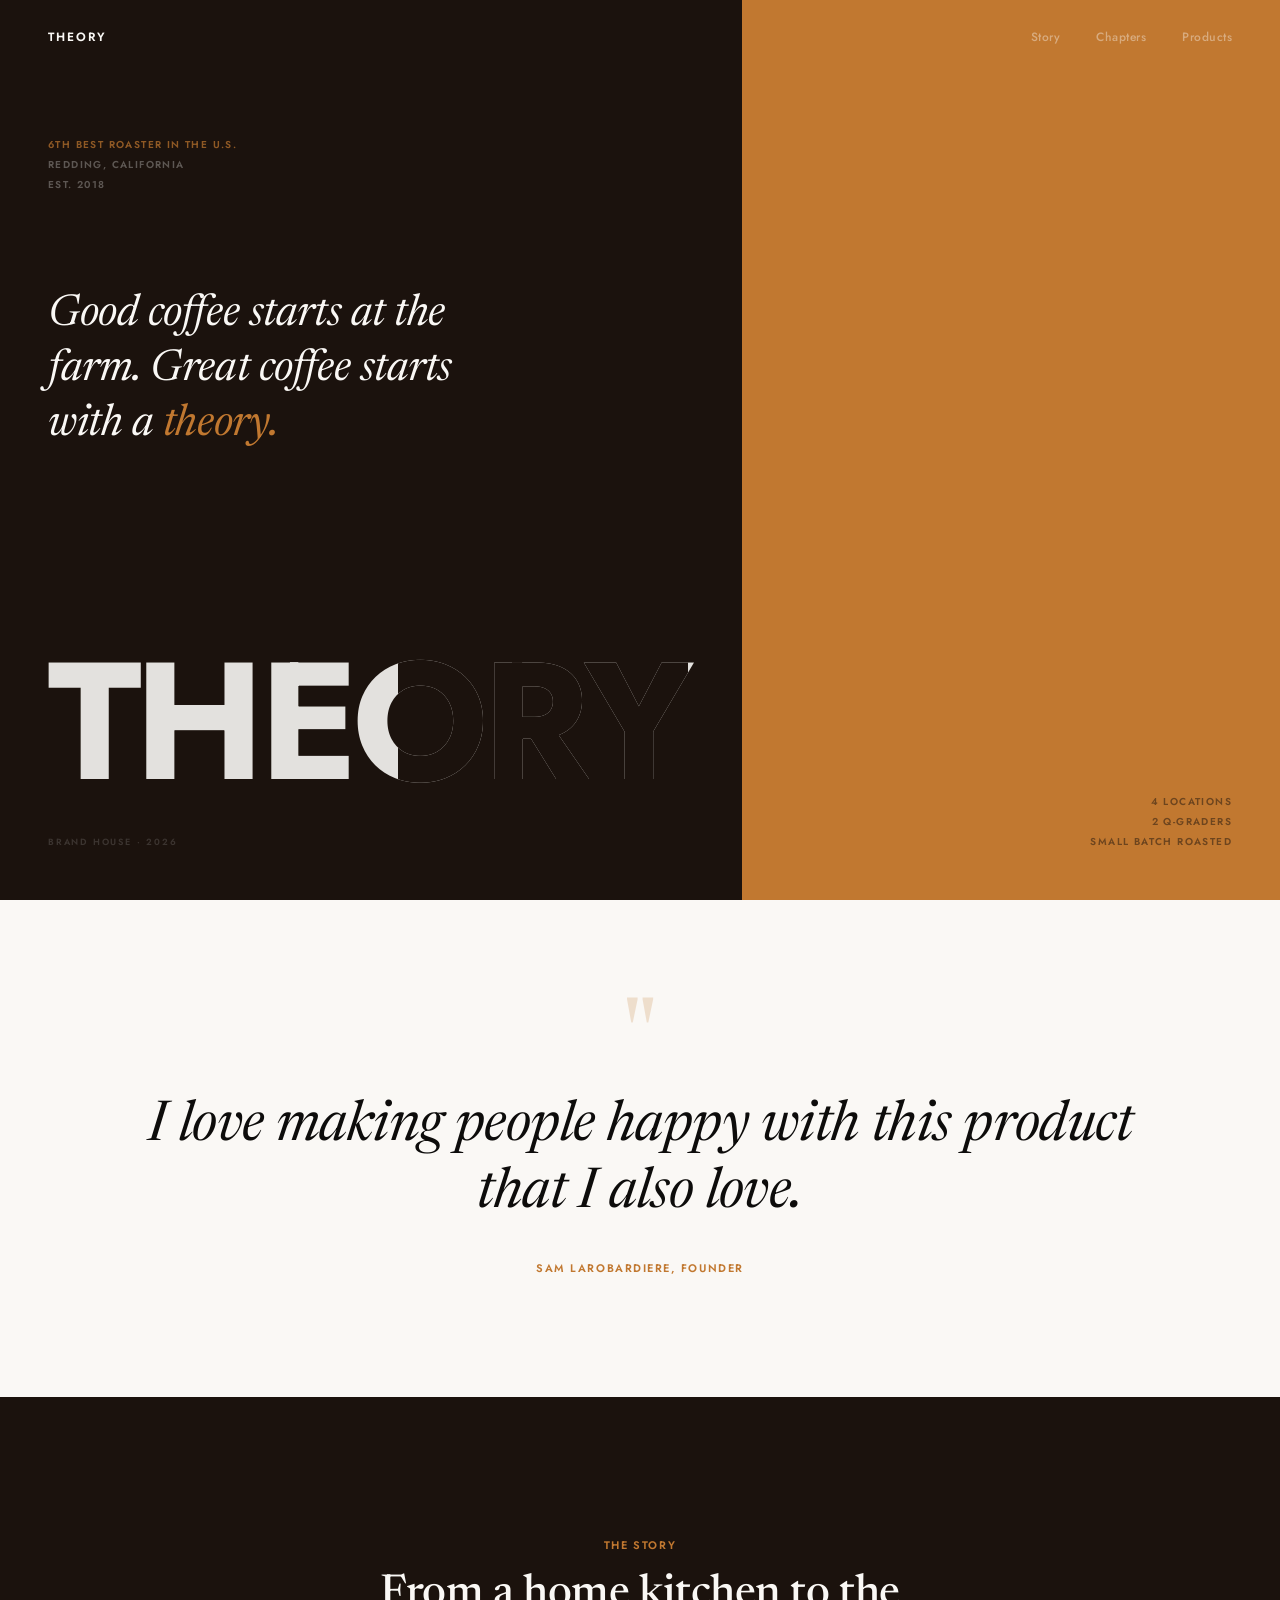
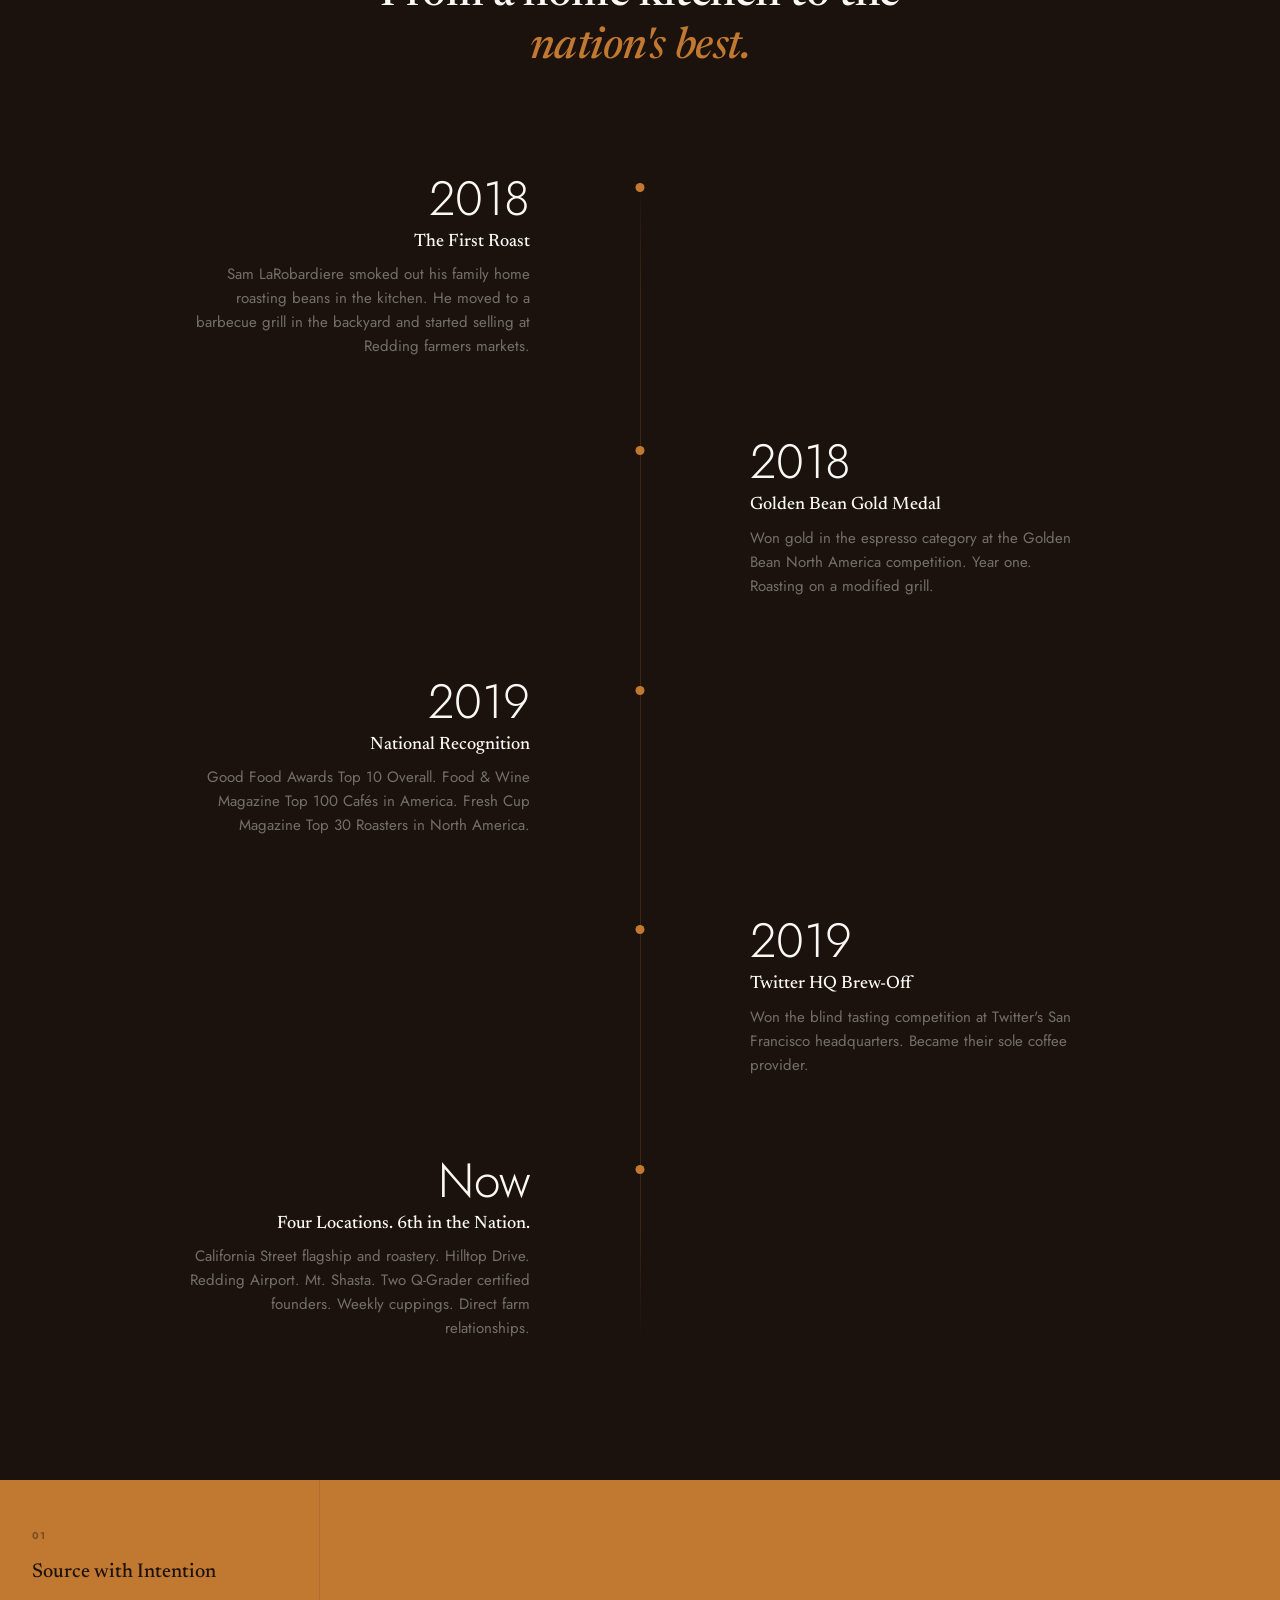
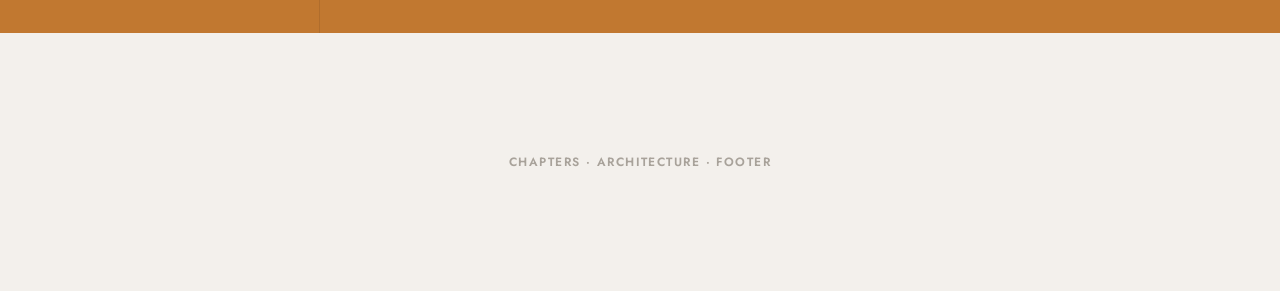
<file: theories.html>
<!DOCTYPE html>
<html lang="en">
<head>
    <meta charset="UTF-8">
    <meta name="viewport" content="width=device-width, initial-scale=1.0">
    <title>Theory Coffee Roasters — Brand House</title>
    <link rel="preconnect" href="https://fonts.googleapis.com">
    <link rel="preconnect" href="https://fonts.gstatic.com" crossorigin>
    <link href="https://fonts.googleapis.com/css2?family=Jost:ital,wght@0,300;0,400;0,500;0,600;0,700&family=Newsreader:ital,opsz,wght@0,6..72,300;0,6..72,400;0,6..72,500;0,6..72,600;1,6..72,300;1,6..72,400;1,6..72,500&display=swap" rel="stylesheet">
    
    <style>
        /* ═══════════════════════════════════════════════════════════════
           THEORY COFFEE ROASTERS — BRAND HOUSE
           
           THE ZAG.
           
           This is a poster, not a website.
           The hero is a split composition: espresso | copper.
           Typography crosses the boundary and inverts.
           Every section has its own compositional logic.
           Nothing looks like the last brand house.
           ═══════════════════════════════════════════════════════════════ */
        
        :root {
            --copper: #C17830;
            --copper-hover: #D4893E;
            --copper-dark: #9A5F24;
            --espresso: #1B120D;
            --espresso-mid: #261A14;
            --cream: #FAF8F5;
            --pearl: #F3F0EC;
            --silver: #E6E2DC;
            --grey-300: #A8A29A;
            --grey-400: #7D7872;
            --grey-500: #5C5852;
            --grey-600: #3D3A36;
            --black: #0D0C0B;
            --font-sans: 'Jost', 'Futura', -apple-system, sans-serif;
            --font-serif: 'Newsreader', Georgia, serif;
            --ease: cubic-bezier(0.25, 1, 0.5, 1);
            --ease-out: cubic-bezier(0.16, 1, 0.3, 1);
            --duration: 0.4s;
        }

        *, *::before, *::after { margin: 0; padding: 0; box-sizing: border-box; }
        html { font-size: 16px; scroll-behavior: smooth; overflow-x: hidden; }
        body {
            font-family: var(--font-sans);
            font-weight: 400;
            line-height: 1.5;
            color: var(--black);
            background: var(--cream);
            -webkit-font-smoothing: antialiased;
            -moz-osx-font-smoothing: grayscale;
            overflow-x: hidden;
        }
        ::selection { background: var(--copper); color: var(--white); }
        a { color: inherit; text-decoration: none; }

        /* ═══════════════════════════════════════════════════════════════
           HEADER — minimal. just a wordmark and links.
           ═══════════════════════════════════════════════════════════════ */

        .header {
            position: fixed;
            top: 0; left: 0; right: 0;
            z-index: 1000;
            display: flex;
            justify-content: space-between;
            align-items: center;
            padding: 28px 48px;
            color: var(--cream);
            transition: all 0.5s var(--ease);
        }

        .header.is-scrolled {
            padding: 16px 48px;
            background: rgba(27,18,13,0.97);
            backdrop-filter: blur(12px);
            -webkit-backdrop-filter: blur(12px);
        }

        .header.is-light {
            color: var(--black);
            background: rgba(250,248,245,0.95);
        }

        .header-logo {
            font-size: 0.75rem;
            font-weight: 600;
            letter-spacing: 0.16em;
            text-transform: uppercase;
        }

        .header-nav { display: flex; align-items: center; gap: 36px; }

        .header-link {
            font-size: 0.75rem;
            font-weight: 500;
            letter-spacing: 0.04em;
            opacity: 0.4;
            transition: opacity 0.3s;
        }
        .header-link:hover { opacity: 1; }

        @media (max-width: 768px) {
            .header { padding: 20px 24px; }
            .header.is-scrolled { padding: 14px 24px; }
            .header-link { display: none; }
        }

        /* ═══════════════════════════════════════════════════════════════
           HERO — THE SPLIT
           
           Left 58%: espresso dark. Content lives here.
           Right 42%: solid copper. Full height. Hard edge.
           No gradients. No blurs. Just two colors meeting.
           
           "THEORY" crosses the boundary at massive scale.
           Letters invert color where they cross.
           
           This is a poster composition.
           ═══════════════════════════════════════════════════════════════ */

        .hero {
            height: 100vh;
            height: 100svh;
            position: relative;
            overflow: hidden;
            background: var(--espresso);
        }

        /* The copper panel — right 42%, hard edge */
        .hero-panel {
            position: absolute;
            top: 0;
            right: 0;
            width: 42%;
            height: 100%;
            background: var(--copper);
            z-index: 1;
            transform: scaleX(0);
            transform-origin: right center;
            animation: panelReveal 1.2s var(--ease-out) 0.1s forwards;
        }

        @keyframes panelReveal {
            to { transform: scaleX(1); }
        }

        /* "THEORY" — the word that spans the split.
           Two layers: one cream (clipped to dark side), one espresso (clipped to copper side).
           They combine to form one word that changes color at the boundary. */

        .hero-word-wrap {
            position: absolute;
            bottom: 12%;
            left: 0;
            right: 0;
            z-index: 2;
            pointer-events: none;
            overflow: hidden;
        }

        .hero-word {
            font-family: var(--font-sans);
            font-size: clamp(72px, 13vw, 200px);
            font-weight: 700;
            letter-spacing: -0.04em;
            text-transform: uppercase;
            line-height: 0.85;
            padding-left: 48px;
            white-space: nowrap;
            opacity: 0;
            animation: wordUp 1s var(--ease-out) 0.6s forwards;
        }

        @keyframes wordUp {
            from { opacity: 0; transform: translateY(20px); }
            to { opacity: 1; transform: translateY(0); }
        }

        /* Dark side copy — cream colored */
        .hero-word--light {
            color: rgba(250,248,245,0.9);
            clip-path: inset(0 42% 0 0);
        }

        /* Copper side copy — espresso colored, layered on top */
        .hero-word--dark {
            position: absolute;
            top: 0; left: 0;
            color: var(--espresso);
            clip-path: inset(0 0 0 58%);
        }

        /* Statement — upper left, serif italic */
        .hero-statement {
            position: absolute;
            top: 32%;
            left: 48px;
            max-width: 480px;
            z-index: 3;
            opacity: 0;
            transform: translateY(16px);
            animation: fadeUp 0.9s var(--ease-out) 1s forwards;
        }

        @keyframes fadeUp { to { opacity: 1; transform: translateY(0); } }

        .hero-statement p {
            font-family: var(--font-serif);
            font-size: clamp(24px, 3.5vw, 44px);
            font-weight: 400;
            font-style: italic;
            line-height: 1.25;
            letter-spacing: -0.01em;
            color: var(--cream);
        }

        .hero-statement .accent { 
            font-style: italic;
            color: var(--copper); 
        }

        /* Metadata — precisely positioned */
        .hero-meta-left {
            position: absolute;
            top: 15%;
            left: 48px;
            z-index: 3;
            opacity: 0;
            animation: fadeUp 0.7s var(--ease-out) 0.8s forwards;
        }

        .hero-meta-left span {
            display: block;
            font-size: 0.625rem;
            font-weight: 600;
            letter-spacing: 0.14em;
            text-transform: uppercase;
            color: rgba(250,248,245,0.3);
            line-height: 2;
        }

        .hero-meta-left .highlight { color: var(--copper); opacity: 0.7; }

        /* Right panel metadata — bottom right, on copper */
        .hero-meta-right {
            position: absolute;
            bottom: 48px;
            right: 48px;
            text-align: right;
            z-index: 3;
            opacity: 0;
            animation: fadeUp 0.7s var(--ease-out) 1.3s forwards;
        }

        .hero-meta-right span {
            display: block;
            font-size: 0.625rem;
            font-weight: 600;
            letter-spacing: 0.14em;
            text-transform: uppercase;
            color: var(--espresso);
            opacity: 0.5;
            line-height: 2;
        }

        /* Vertical text — rotated, left edge */
        .hero-vertical {
            position: absolute;
            bottom: 48px;
            left: 48px;
            z-index: 3;
            transform: rotate(-90deg);
            transform-origin: bottom left;
            opacity: 0;
            animation: fadeUp 0.6s var(--ease-out) 1.5s forwards;
        }

        .hero-vertical span {
            font-size: 0.5625rem;
            font-weight: 600;
            letter-spacing: 0.2em;
            text-transform: uppercase;
            color: rgba(250,248,245,0.15);
        }

        @media (max-width: 900px) {
            .hero-panel { width: 35%; }
            .hero-word--light { clip-path: inset(0 35% 0 0); }
            .hero-word--dark { clip-path: inset(0 0 0 65%); }
            .hero-statement { max-width: 55%; }
        }

        @media (max-width: 768px) {
            .hero-panel { width: 30%; }
            .hero-word--light { clip-path: inset(0 30% 0 0); }
            .hero-word--dark { clip-path: inset(0 0 0 70%); }
            .hero-statement { left: 24px; top: 28%; max-width: 65%; }
            .hero-word { padding-left: 24px; }
            .hero-meta-left { left: 24px; top: 12%; }
            .hero-meta-right { right: 24px; bottom: 32px; }
            .hero-vertical { display: none; }
        }

        @media (max-width: 480px) {
            .hero-panel { width: 25%; }
            .hero-word--light { clip-path: inset(0 25% 0 0); }
            .hero-word--dark { clip-path: inset(0 0 0 75%); }
        }

        /* ═══════════════════════════════════════════════════════════════
           PULL QUOTE — Full-width breath between hero and story.
           
           Not a manifesto. Not two columns. Just one line.
           Massive. Serif italic. The whole viewport is the quote.
           Like a magazine spread divider.
           ═══════════════════════════════════════════════════════════════ */

        .pullquote {
            padding: 120px 48px;
            background: var(--cream);
            display: flex;
            align-items: center;
            justify-content: center;
            text-align: center;
            position: relative;
        }

        .pullquote-content {
            max-width: 1000px;
        }

        .pullquote-marks {
            font-family: var(--font-serif);
            font-size: clamp(48px, 8vw, 100px);
            color: var(--copper);
            line-height: 0.5;
            opacity: 0.2;
            margin-bottom: 24px;
        }

        .pullquote-text {
            font-family: var(--font-serif);
            font-size: clamp(28px, 4.5vw, 56px);
            font-weight: 400;
            font-style: italic;
            line-height: 1.2;
            letter-spacing: -0.01em;
            color: var(--black);
        }

        .pullquote-source {
            margin-top: 32px;
            font-size: 0.6875rem;
            font-weight: 600;
            letter-spacing: 0.14em;
            text-transform: uppercase;
            color: var(--copper);
        }

        @media (max-width: 768px) {
            .pullquote { padding: 80px 24px; }
        }

        /* ═══════════════════════════════════════════════════════════════
           STORY — Offset timeline, not a grid.
           
           Dark background. Milestones stagger left and right.
           Each one: year (big) + event (small).
           A copper vertical line runs down the center.
           This is an actual narrative, not a template.
           ═══════════════════════════════════════════════════════════════ */

        .story {
            padding: 140px 48px;
            background: var(--espresso);
            color: var(--cream);
            position: relative;
            overflow: hidden;
        }

        @media (max-width: 768px) { .story { padding: 100px 24px; } }

        .story-header {
            text-align: center;
            margin-bottom: 100px;
        }

        .story-label {
            font-size: 0.6875rem;
            font-weight: 600;
            letter-spacing: 0.15em;
            text-transform: uppercase;
            color: var(--copper);
            margin-bottom: 16px;
        }

        .story-title {
            font-family: var(--font-serif);
            font-size: clamp(28px, 4vw, 44px);
            font-weight: 500;
            line-height: 1.2;
            letter-spacing: -0.01em;
            max-width: 600px;
            margin: 0 auto;
        }

        .story-title em {
            font-style: italic;
            color: var(--copper);
        }

        /* The timeline */
        .timeline {
            max-width: 900px;
            margin: 0 auto;
            position: relative;
        }

        /* Center line */
        .timeline::before {
            content: '';
            position: absolute;
            top: 0;
            bottom: 0;
            left: 50%;
            width: 1px;
            background: linear-gradient(to bottom, transparent, var(--copper) 10%, var(--copper) 90%, transparent);
            opacity: 0.2;
        }

        @media (max-width: 768px) {
            .timeline::before { left: 24px; }
        }

        .timeline-item {
            display: flex;
            align-items: flex-start;
            margin-bottom: 80px;
            position: relative;
        }

        .timeline-item:last-child { margin-bottom: 0; }

        /* Alternate sides */
        .timeline-item:nth-child(odd) {
            justify-content: flex-start;
            padding-right: calc(50% + 48px);
            text-align: right;
        }

        .timeline-item:nth-child(even) {
            justify-content: flex-end;
            padding-left: calc(50% + 48px);
            text-align: left;
        }

        /* Dot on the line */
        .timeline-item::before {
            content: '';
            position: absolute;
            top: 8px;
            left: 50%;
            transform: translateX(-50%);
            width: 9px;
            height: 9px;
            border-radius: 50%;
            background: var(--copper);
            z-index: 2;
        }

        @media (max-width: 768px) {
            .timeline-item:nth-child(odd),
            .timeline-item:nth-child(even) {
                padding-left: 56px;
                padding-right: 0;
                text-align: left;
                justify-content: flex-start;
            }
            .timeline-item::before { left: 24px; }
        }

        .timeline-year {
            font-family: var(--font-sans);
            font-size: clamp(32px, 5vw, 48px);
            font-weight: 300;
            line-height: 1;
            color: var(--cream);
            margin-bottom: 8px;
        }

        .timeline-event {
            font-family: var(--font-serif);
            font-size: 1.125rem;
            font-weight: 500;
            line-height: 1.3;
            color: var(--cream);
            margin-bottom: 8px;
        }

        .timeline-desc {
            font-size: 0.9375rem;
            line-height: 1.6;
            color: rgba(250,248,245,0.4);
            max-width: 340px;
        }

        .timeline-item:nth-child(odd) .timeline-desc {
            margin-left: auto;
        }

        @media (max-width: 768px) {
            .timeline-item:nth-child(odd) .timeline-desc { margin-left: 0; }
        }

        /* ═══════════════════════════════════════════════════════════════
           VALUES — Horizontal strip. Not a grid. Not cards.
           Copper background. Four values in a row. Simple.
           ═══════════════════════════════════════════════════════════════ */

        .values {
            display: grid;
            grid-template-columns: repeat(4, 1fr);
            background: var(--copper);
        }

        @media (max-width: 768px) {
            .values { grid-template-columns: repeat(2, 1fr); }
        }

        @media (max-width: 480px) {
            .values { grid-template-columns: 1fr; }
        }

        .values-item {
            padding: 48px 32px;
            border-right: 1px solid rgba(27,18,13,0.1);
            position: relative;
        }

        .values-item:last-child { border-right: none; }

        @media (max-width: 768px) {
            .values-item { border-right: none; border-bottom: 1px solid rgba(27,18,13,0.1); }
            .values-item:last-child { border-bottom: none; }
        }

        .values-num {
            font-size: 0.625rem;
            font-weight: 700;
            letter-spacing: 0.14em;
            color: var(--espresso);
            opacity: 0.4;
            margin-bottom: 16px;
        }

        .values-text {
            font-family: var(--font-serif);
            font-size: 1.25rem;
            font-weight: 500;
            line-height: 1.3;
            color: var(--espresso);
        }

        /* ═══════════════════════════════════════════════════════════════
           PLACEHOLDER
           ═══════════════════════════════════════════════════════════════ */

        .placeholder {
            padding: 120px 48px;
            background: var(--pearl);
            text-align: center;
        }
        .placeholder-text {
            font-size: 0.75rem;
            font-weight: 600;
            letter-spacing: 0.12em;
            text-transform: uppercase;
            color: var(--grey-300);
        }

        /* Reveals */
        .reveal {
            opacity: 0;
            transform: translateY(24px);
            transition: opacity 0.7s var(--ease), transform 0.7s var(--ease);
        }
        .reveal.is-visible { opacity: 1; transform: translateY(0); }
    </style>
</head>
<body>

    <header class="header" id="header">
        <div class="header-logo">Theory</div>
        <nav class="header-nav">
            <a href="#story" class="header-link">Story</a>
            <a href="#" class="header-link">Chapters</a>
            <a href="#" class="header-link">Products</a>
        </nav>
    </header>

    <!-- ═══════════════════════════════════════════════════════════
         HERO — THE SPLIT
         
         Left: espresso dark, content
         Right: solid copper panel, hard edge
         "THEORY" crosses the boundary, color inverts at the split
         ═══════════════════════════════════════════════════════════ -->
    <section class="hero">

        <!-- Copper panel — right 42% -->
        <div class="hero-panel"></div>

        <!-- Top-left metadata -->
        <div class="hero-meta-left">
            <span class="highlight">6th Best Roaster in the U.S.</span>
            <span>Redding, California</span>
            <span>Est. 2018</span>
        </div>

        <!-- Statement — serif italic, upper left -->
        <div class="hero-statement">
            <p>Good coffee starts at the farm. Great coffee starts with a <span class="accent">theory.</span></p>
        </div>

        <!-- THEORY — spans the split, color inverts at boundary -->
        <div class="hero-word-wrap">
            <div class="hero-word hero-word--light">Theory</div>
            <div class="hero-word hero-word--dark">Theory</div>
        </div>

        <!-- Bottom-right metadata on copper -->
        <div class="hero-meta-right">
            <span>4 Locations</span>
            <span>2 Q-Graders</span>
            <span>Small Batch Roasted</span>
        </div>

        <!-- Vertical text — left edge -->
        <div class="hero-vertical">
            <span>Brand House · 2026</span>
        </div>
    </section>

    <!-- ═══════════════════════════════════════════════════════════
         PULL QUOTE — Magazine spread breath. One statement.
         ═══════════════════════════════════════════════════════════ -->
    <section class="pullquote">
        <div class="pullquote-content reveal">
            <div class="pullquote-marks">"</div>
            <p class="pullquote-text">I love making people happy with this product that I also love.</p>
            <div class="pullquote-source">Sam LaRobardiere, Founder</div>
        </div>
    </section>

    <!-- ═══════════════════════════════════════════════════════════
         STORY — Offset timeline. Not a grid.
         Dark bg. Copper center line. Milestones alternate sides.
         ═══════════════════════════════════════════════════════════ -->
    <section class="story" id="story">
        <div class="story-header reveal">
            <div class="story-label">The Story</div>
            <h2 class="story-title">From a home kitchen to the <em>nation's best.</em></h2>
        </div>

        <div class="timeline">
            <div class="timeline-item reveal">
                <div>
                    <div class="timeline-year">2018</div>
                    <div class="timeline-event">The First Roast</div>
                    <p class="timeline-desc">Sam LaRobardiere smoked out his family home roasting beans in the kitchen. He moved to a barbecue grill in the backyard and started selling at Redding farmers markets.</p>
                </div>
            </div>

            <div class="timeline-item reveal">
                <div>
                    <div class="timeline-year">2018</div>
                    <div class="timeline-event">Golden Bean Gold Medal</div>
                    <p class="timeline-desc">Won gold in the espresso category at the Golden Bean North America competition. Year one. Roasting on a modified grill.</p>
                </div>
            </div>

            <div class="timeline-item reveal">
                <div>
                    <div class="timeline-year">2019</div>
                    <div class="timeline-event">National Recognition</div>
                    <p class="timeline-desc">Good Food Awards Top 10 Overall. Food & Wine Magazine Top 100 Cafés in America. Fresh Cup Magazine Top 30 Roasters in North America.</p>
                </div>
            </div>

            <div class="timeline-item reveal">
                <div>
                    <div class="timeline-year">2019</div>
                    <div class="timeline-event">Twitter HQ Brew-Off</div>
                    <p class="timeline-desc">Won the blind tasting competition at Twitter's San Francisco headquarters. Became their sole coffee provider.</p>
                </div>
            </div>

            <div class="timeline-item reveal">
                <div>
                    <div class="timeline-year">Now</div>
                    <div class="timeline-event">Four Locations. 6th in the Nation.</div>
                    <p class="timeline-desc">California Street flagship and roastery. Hilltop Drive. Redding Airport. Mt. Shasta. Two Q-Grader certified founders. Weekly cuppings. Direct farm relationships.</p>
                </div>
            </div>
        </div>
    </section>

    <!-- ═══════════════════════════════════════════════════════════
         VALUES — Horizontal copper strip. Four values.
         Not cards. Not a grid. A banner.
         ═══════════════════════════════════════════════════════════ -->
    <div class="values">
        <div class="values-item reveal">
            <div class="values-num">01</div>
            <div class="values-text">Source with Intention</div>
        </div>
        <div class="values-item reveal">
            <div class="values-num">02</div>
            <div class="values-text">Roast with Precision</div>
        </div>
        <div class="values-item reveal">
            <div class="values-num">03</div>
            <div class="values-text">Serve with Craft</div>
        </div>
        <div class="values-item reveal">
            <div class="values-num">04</div>
            <div class="values-text">Build with Community</div>
        </div>
    </div>

    <!-- Chapters + Architecture + Footer continue -->
    <div class="placeholder"><p class="placeholder-text">Chapters · Architecture · Footer</p></div>

    <script>
        // Header state
        const header = document.getElementById('header');
        const hero = document.querySelector('.hero');

        function updateHeader() {
            const scrolled = window.scrollY > 60;
            header.classList.toggle('is-scrolled', scrolled);
            if (hero) {
                const heroBottom = hero.getBoundingClientRect().bottom;
                // Switch to light mode when over light sections
                const pullquote = document.querySelector('.pullquote');
                if (pullquote) {
                    const pqTop = pullquote.getBoundingClientRect().top;
                    const values = document.querySelector('.values');
                    const vTop = values ? values.getBoundingClientRect().top : Infinity;
                    const story = document.querySelector('.story');
                    const sTop = story ? story.getBoundingClientRect().top : Infinity;
                    
                    const overLight = (pqTop < 80 && sTop > 80) || (vTop < 80);
                    header.classList.toggle('is-light', overLight && scrolled);
                }
            }
        }
        window.addEventListener('scroll', updateHeader, { passive: true });
        updateHeader();

        // Reveals
        const observer = new IntersectionObserver((entries) => {
            entries.forEach((entry, i) => {
                if (entry.isIntersecting) {
                    setTimeout(() => entry.target.classList.add('is-visible'), i * 80);
                }
            });
        }, { threshold: 0.1, rootMargin: '-40px' });
        document.querySelectorAll('.reveal').forEach(el => observer.observe(el));

        // Smooth scroll
        document.querySelectorAll('a[href^="#"]').forEach(anchor => {
            anchor.addEventListener('click', function(e) {
                const t = document.querySelector(this.getAttribute('href'));
                if (t) { e.preventDefault(); window.scrollTo({ top: t.getBoundingClientRect().top + window.pageYOffset - 100, behavior: 'smooth' }); }
            });
        });
    </script>
</body>
</html>
</file>
